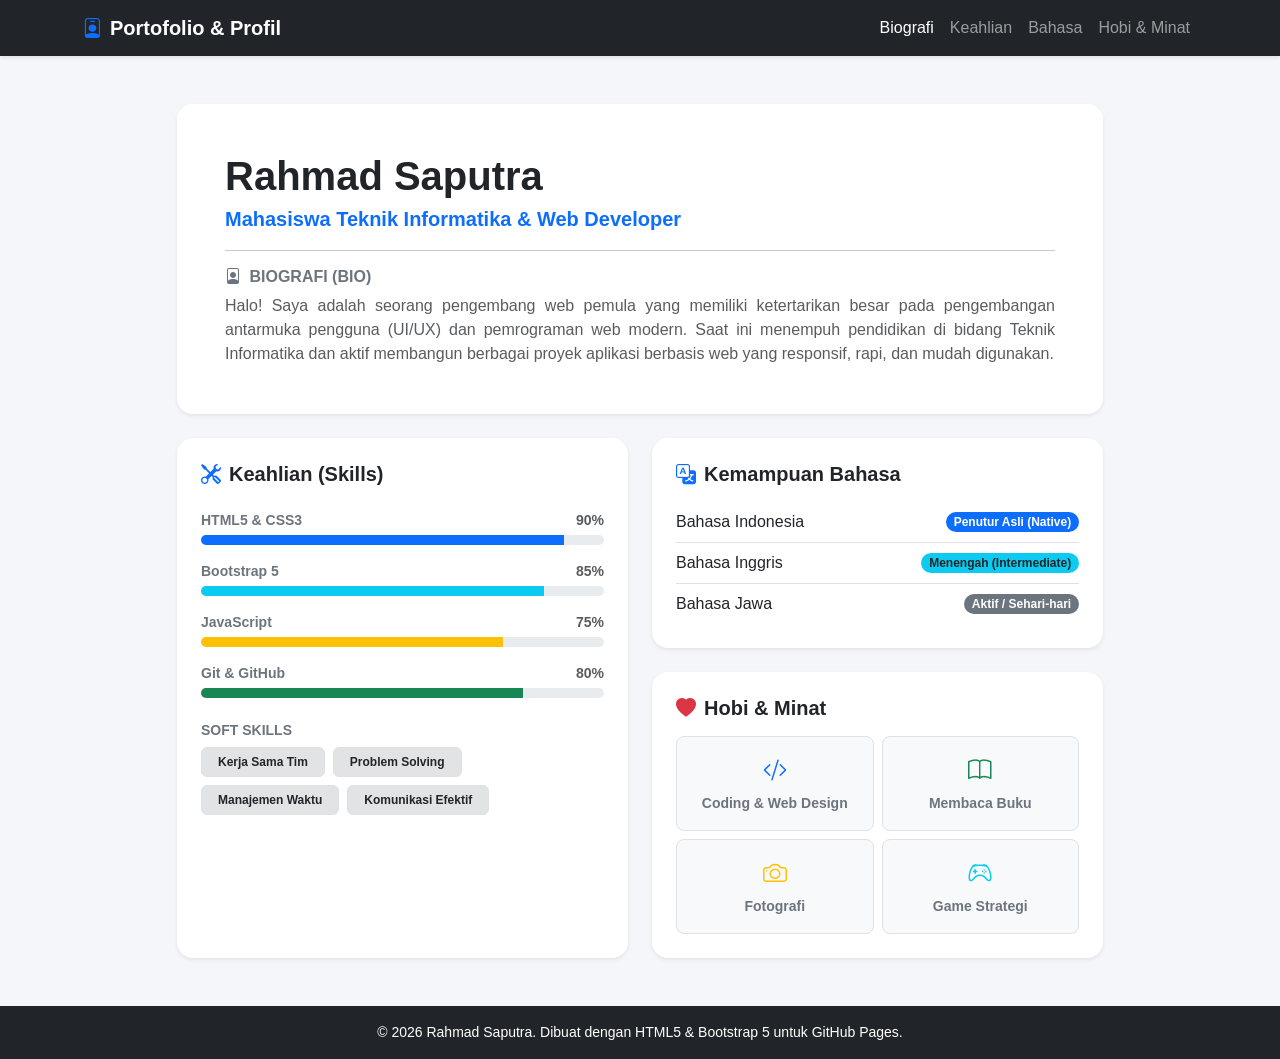
<file: index.html>
<!DOCTYPE html>
<html lang="id">
<head>
    <meta charset="UTF-8">
    <meta name="viewport" content="width=device-width, initial-scale=1.0">
    <title>Profil Pribadi - Rahmad Saputra</title>
    <!-- Bootstrap 5 CSS -->
    <link href="https://cdn.jsdelivr.net/npm/bootstrap@5.3.3/dist/css/bootstrap.min.css" rel="stylesheet">
    <!-- Bootstrap Icons -->
    <link rel="stylesheet" href="https://cdn.jsdelivr.net/npm/bootstrap-icons@1.11.3/font/bootstrap-icons.min.css">
    <style>
        body {
            background-color: #f4f6f9;
            font-family: 'Segoe UI', Tahoma, Geneva, Verdana, sans-serif;
        }
        .card {
            border: none;
            transition: transform 0.2s ease-in-out;
        }
        .hobby-box {
            transition: all 0.2s ease;
        }
        .hobby-box:hover {
            background-color: #e9ecef !important;
            transform: translateY(-2px);
        }
    </style>
</head>
<body class="d-flex flex-column min-vh-100">

    <!-- Navbar -->
    <nav class="navbar navbar-expand-lg navbar-dark bg-dark shadow-sm sticky-top">
        <div class="container">
            <a class="navbar-brand fw-bold" href="#">
                <i class="bi bi-person-badge me-2 text-primary"></i>Portofolio & Profil
            </a>
            <button class="navbar-toggler" type="button" data-bs-toggle="collapse" data-bs-target="#navbarNav">
                <span class="navbar-toggler-icon"></span>
            </button>
            <div class="collapse navbar-collapse" id="navbarNav">
                <ul class="navbar-nav ms-auto">
                    <li class="nav-item"><a class="nav-link active" href="#bio">Biografi</a></li>
                    <li class="nav-item"><a class="nav-link" href="#skills">Keahlian</a></li>
                    <li class="nav-item"><a class="nav-link" href="#languages">Bahasa</a></li>
                    <li class="nav-item"><a class="nav-link" href="#hobbies">Hobi & Minat</a></li>
                </ul>
            </div>
        </div>
    </nav>

    <!-- Konten Utama -->
    <main class="container my-5 flex-grow-1">
        <div class="row justify-content-center">
            <div class="col-lg-10">

                <!-- Card Profil & Biografi (Tanpa Foto Profil) -->
                <div id="bio" class="card shadow-sm rounded-4 mb-4 overflow-hidden">
                    <div class="card-body p-4 p-md-5 bg-white">
                        <div class="text-center text-md-start">
                            <h1 class="fw-bold text-dark mb-1">Rahmad Saputra</h1>
                            <p class="text-primary fw-semibold fs-5 mb-3">Mahasiswa Teknik Informatika & Web Developer</p>
                            <hr>
                            <h5 class="fw-bold text-secondary fs-6 text-uppercase mb-2">
                                <i class="bi bi-file-person me-1"></i> Biografi (Bio)
                            </h5>
                            <p class="text-muted mb-0" style="text-align: justify;">
                                Halo! Saya adalah seorang pengembang web pemula yang memiliki ketertarikan besar pada pengembangan antarmuka pengguna (UI/UX) dan pemrograman web modern. Saat ini menempuh pendidikan di bidang Teknik Informatika dan aktif membangun berbagai proyek aplikasi berbasis web yang responsif, rapi, dan mudah digunakan.
                            </p>
                        </div>
                    </div>
                </div>

                <!-- Grid Keahlian, Bahasa, & Hobi -->
                <div class="row g-4">
                    
                    <!-- Kolom Kiri: Keahlian (Skills) -->
                    <div id="skills" class="col-md-6">
                        <div class="card shadow-sm rounded-4 h-100">
                            <div class="card-body p-4">
                                <h5 class="fw-bold text-dark mb-4">
                                    <i class="bi bi-tools text-primary me-2"></i>Keahlian (Skills)
                                </h5>

                                <!-- Progress Bars -->
                                <div class="mb-3">
                                    <div class="d-flex justify-content-between mb-1">
                                        <span class="fw-semibold text-secondary small">HTML5 & CSS3</span>
                                        <span class="small text-muted fw-bold">90%</span>
                                    </div>
                                    <div class="progress" style="height: 10px;">
                                        <div class="progress-bar bg-primary" role="progressbar" style="width: 90%;"></div>
                                    </div>
                                </div>

                                <div class="mb-3">
                                    <div class="d-flex justify-content-between mb-1">
                                        <span class="fw-semibold text-secondary small">Bootstrap 5</span>
                                        <span class="small text-muted fw-bold">85%</span>
                                    </div>
                                    <div class="progress" style="height: 10px;">
                                        <div class="progress-bar bg-info" role="progressbar" style="width: 85%;"></div>
                                    </div>
                                </div>

                                <div class="mb-3">
                                    <div class="d-flex justify-content-between mb-1">
                                        <span class="fw-semibold text-secondary small">JavaScript</span>
                                        <span class="small text-muted fw-bold">75%</span>
                                    </div>
                                    <div class="progress" style="height: 10px;">
                                        <div class="progress-bar bg-warning" role="progressbar" style="width: 75%;"></div>
                                    </div>
                                </div>

                                <div class="mb-4">
                                    <div class="d-flex justify-content-between mb-1">
                                        <span class="fw-semibold text-secondary small">Git & GitHub</span>
                                        <span class="small text-muted fw-bold">80%</span>
                                    </div>
                                    <div class="progress" style="height: 10px;">
                                        <div class="progress-bar bg-success" role="progressbar" style="width: 80%;"></div>
                                    </div>
                                </div>

                                <!-- Badges Keahlian Non-Teknis -->
                                <h6 class="fw-bold text-secondary small text-uppercase mb-2">Soft Skills</h6>
                                <div class="d-flex flex-wrap gap-2">
                                    <span class="badge bg-secondary-subtle text-dark border px-3 py-2">Kerja Sama Tim</span>
                                    <span class="badge bg-secondary-subtle text-dark border px-3 py-2">Problem Solving</span>
                                    <span class="badge bg-secondary-subtle text-dark border px-3 py-2">Manajemen Waktu</span>
                                    <span class="badge bg-secondary-subtle text-dark border px-3 py-2">Komunikasi Efektif</span>
                                </div>
                            </div>
                        </div>
                    </div>

                    <!-- Kolom Kanan: Kemampuan Bahasa & Hobi -->
                    <div class="col-md-6 d-flex flex-column gap-4">
                        
                        <!-- Kemampuan Bahasa (Language Skills) -->
                        <div id="languages" class="card shadow-sm rounded-4">
                            <div class="card-body p-4">
                                <h5 class="fw-bold text-dark mb-3">
                                    <i class="bi bi-translate text-primary me-2"></i>Kemampuan Bahasa
                                </h5>
                                <ul class="list-group list-group-flush">
                                    <li class="list-group-item d-flex justify-content-between align-items-center px-0">
                                        <span class="fw-medium">Bahasa Indonesia</span>
                                        <span class="badge bg-primary rounded-pill">Penutur Asli (Native)</span>
                                    </li>
                                    <li class="list-group-item d-flex justify-content-between align-items-center px-0">
                                        <span class="fw-medium">Bahasa Inggris</span>
                                        <span class="badge bg-info text-dark rounded-pill">Menengah (Intermediate)</span>
                                    </li>
                                    <li class="list-group-item d-flex justify-content-between align-items-center px-0">
                                        <span class="fw-medium">Bahasa Jawa</span>
                                        <span class="badge bg-secondary rounded-pill">Aktif / Sehari-hari</span>
                                    </li>
                                </ul>
                            </div>
                        </div>

                        <!-- Hobi & Minat (Hobbies & Interests) -->
                        <div id="hobbies" class="card shadow-sm rounded-4 flex-grow-1">
                            <div class="card-body p-4">
                                <h5 class="fw-bold text-dark mb-3">
                                    <i class="bi bi-heart-fill text-danger me-2"></i>Hobi & Minat
                                </h5>
                                <div class="row g-2">
                                    <div class="col-6">
                                        <div class="p-3 border rounded-3 bg-light text-center hobby-box h-100 d-flex flex-column align-items-center justify-content-center">
                                            <i class="bi bi-code-slash fs-4 text-primary mb-1"></i>
                                            <span class="small fw-semibold text-secondary">Coding & Web Design</span>
                                        </div>
                                    </div>
                                    <div class="col-6">
                                        <div class="p-3 border rounded-3 bg-light text-center hobby-box h-100 d-flex flex-column align-items-center justify-content-center">
                                            <i class="bi bi-book fs-4 text-success mb-1"></i>
                                            <span class="small fw-semibold text-secondary">Membaca Buku</span>
                                        </div>
                                    </div>
                                    <div class="col-6">
                                        <div class="p-3 border rounded-3 bg-light text-center hobby-box h-100 d-flex flex-column align-items-center justify-content-center">
                                            <i class="bi bi-camera fs-4 text-warning mb-1"></i>
                                            <span class="small fw-semibold text-secondary">Fotografi</span>
                                        </div>
                                    </div>
                                    <div class="col-6">
                                        <div class="p-3 border rounded-3 bg-light text-center hobby-box h-100 d-flex flex-column align-items-center justify-content-center">
                                            <i class="bi bi-controller fs-4 text-info mb-1"></i>
                                            <span class="small fw-semibold text-secondary">Game Strategi</span>
                                        </div>
                                    </div>
                                </div>
                            </div>
                        </div>

                    </div>
                </div>

            </div>
        </div>
    </main>

    <!-- Footer -->
    <footer class="bg-dark text-white text-center py-3 mt-auto">
        <div class="container">
            <p class="mb-0 small">&copy; 2026 Rahmad Saputra. Dibuat dengan HTML5 & Bootstrap 5 untuk GitHub Pages.</p>
        </div>
    </footer>

    <!-- Bootstrap 5 JS Bundle -->
    <script src="https://cdn.jsdelivr.net/npm/bootstrap@5.3.3/dist/js/bootstrap.bundle.min.js"></script>
</body>
</html>
</file>
